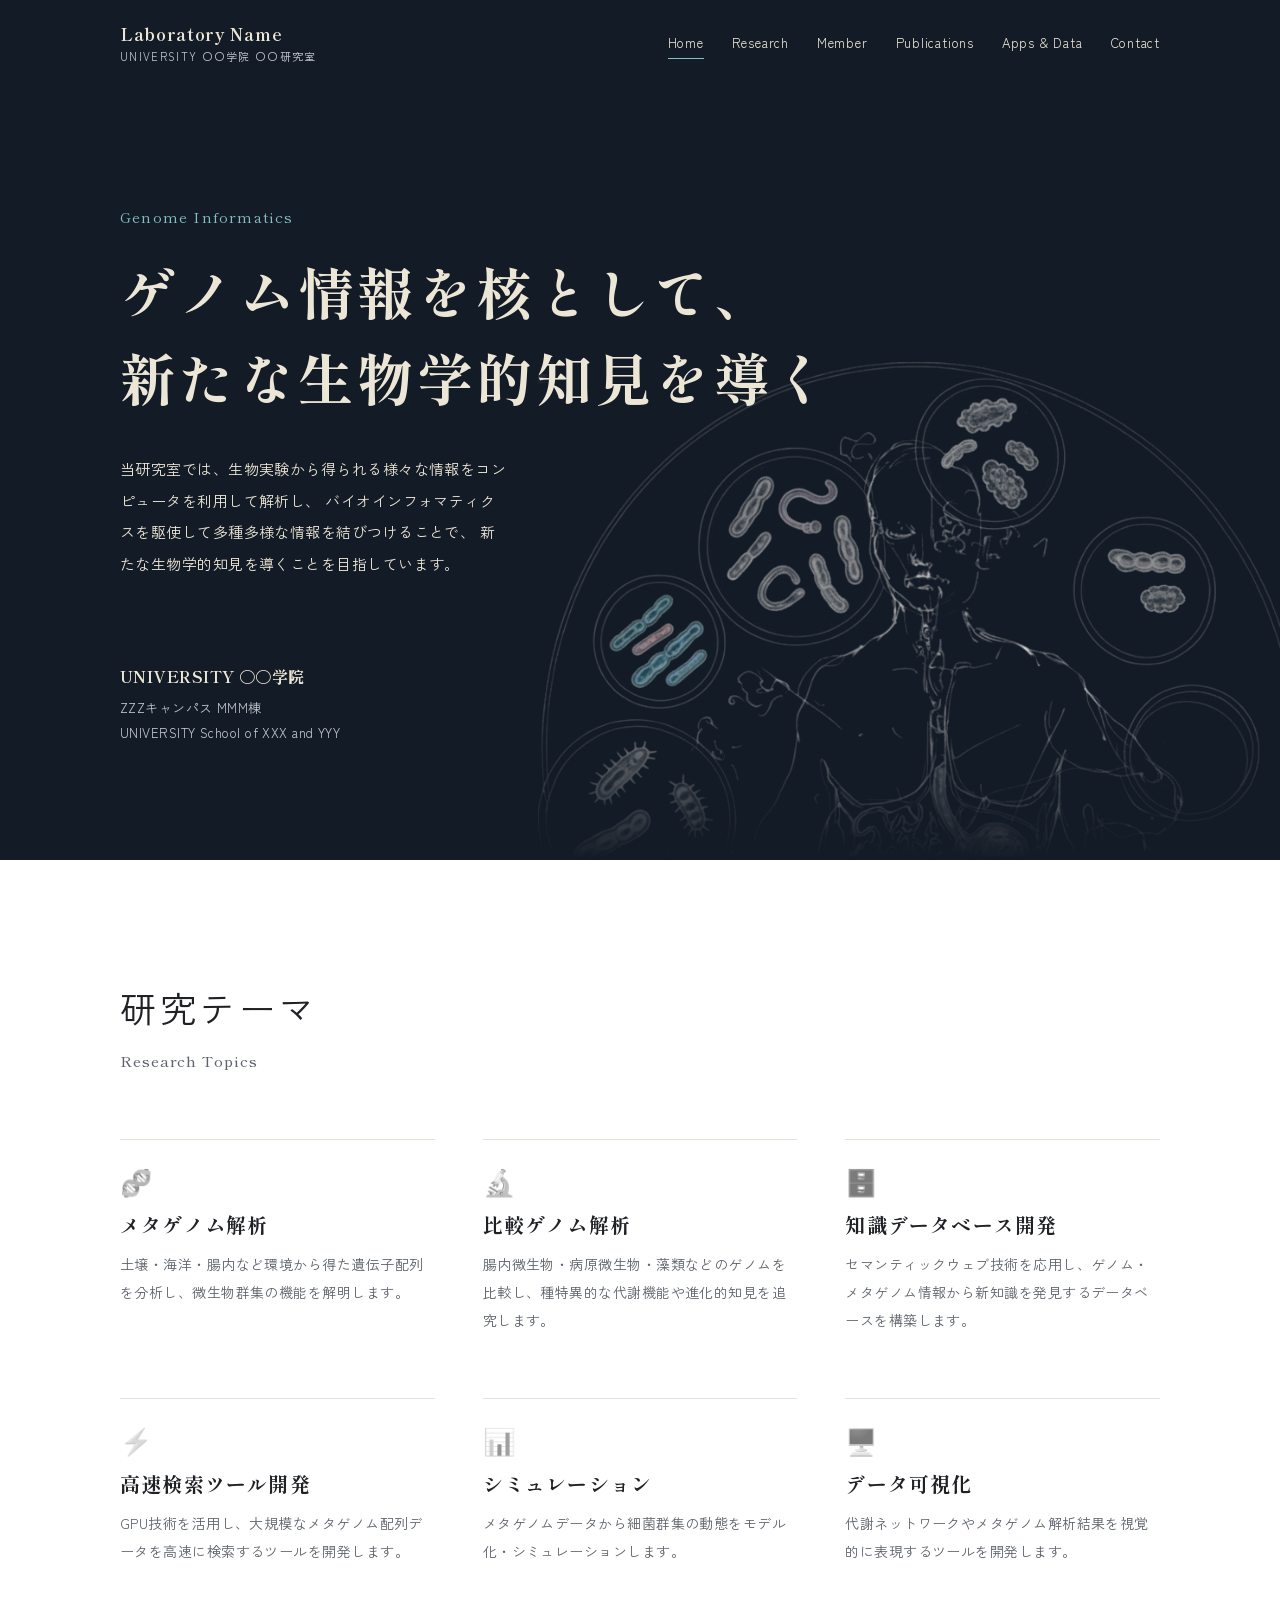
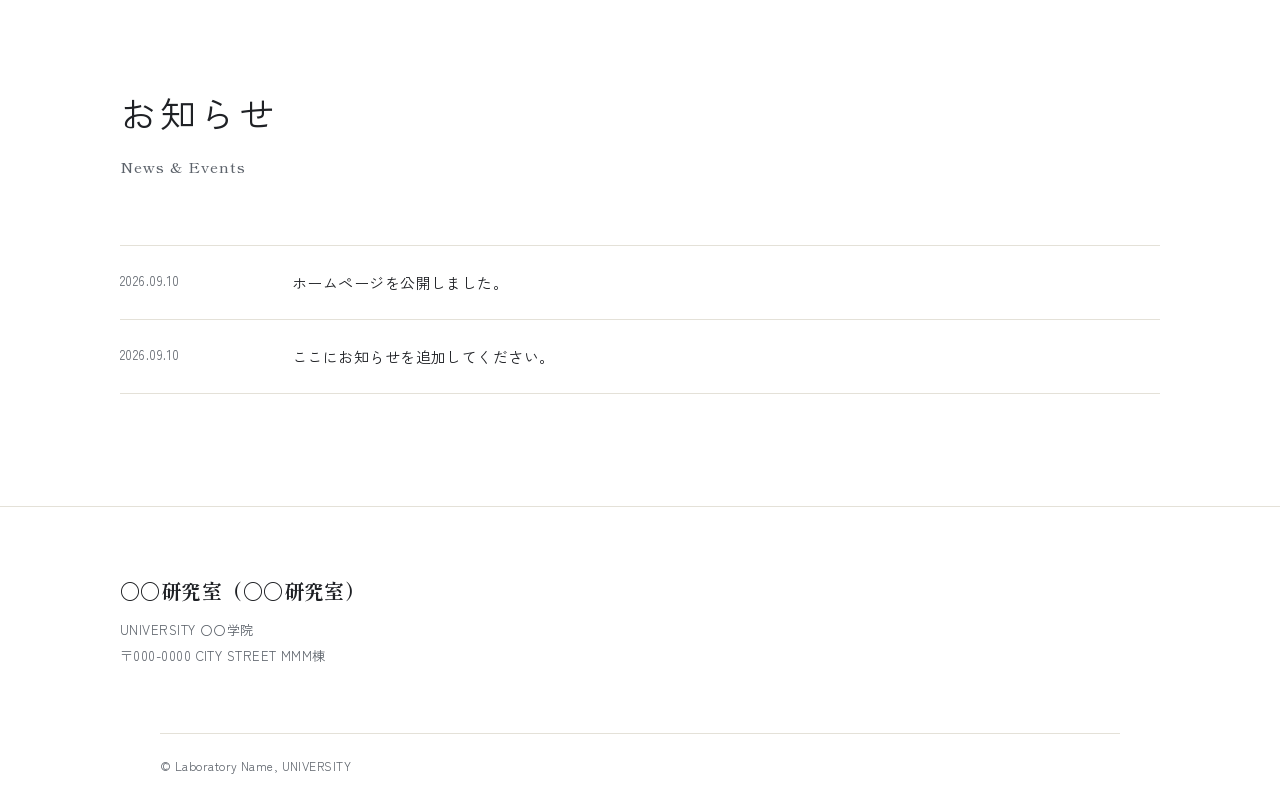
<file: index.html>
<!DOCTYPE html>
<html lang="ja">
<head>
<meta charset="UTF-8">
<meta name="viewport" content="width=device-width, initial-scale=1.0">
<title>Laboratory of Genome Informatics</title>
<meta name="description" content="〇〇のウェブサイトです。">
<link rel="stylesheet" href="css/style-ai.css">
</head>
<body>

<header>
  <div class="header-inner">
    <a href="index.html" class="site-title" style="text-decoration:none">
      <span class="site-title-en"></span>
      <span class="site-title-ja"></span>
    </a>
    <button class="menu-toggle" id="menu-toggle" aria-label="メニュー" aria-expanded="false">
      <svg width="22" height="22" viewBox="0 0 24 24" fill="none" stroke="currentColor" stroke-width="2" stroke-linecap="round">
        <line x1="3" y1="6" x2="21" y2="6"/><line x1="3" y1="12" x2="21" y2="12"/><line x1="3" y1="18" x2="21" y2="18"/>
      </svg>
    </button>
    <nav id="main-nav">
      <a href="index.html">Home</a>
      <a href="research.html">Research</a>
      <a href="member.html">Member</a>
      <a href="papers.html">Publications</a>
      <a href="apps.html">Apps &amp; Data</a>
      <a href="contact.html">Contact</a>
    </nav>
  </div>
</header>

<main>

  <!-- Hero -->
  <section class="hero">
    <div>
      <div class="hero-label">Genome Informatics</div>
      <h1>ゲノム情報を核として、<br>新たな生物学的知見を導く</h1>
      <p>
        当研究室では、生物実験から得られる様々な情報をコンピュータを利用して解析し、
        バイオインフォマティクスを駆使して多種多様な情報を結びつけることで、
        新たな生物学的知見を導くことを目指しています。
      </p>
    </div>
    <div class="hero-badge-wrap">
      <strong class="hero-university"></strong>
      <p>
        <span class="hero-campus"></span><br>
        <span class="hero-university-en"></span>
      </p>
    </div>
  </section>

  <!-- Research themes -->
  <div class="section-heading">研究テーマ</div>
  <div class="section-sub">Research Topics</div>

  <div class="research-grid">
    <div class="research-card">
      <div class="research-icon">🧬</div>
      <h3>メタゲノム解析</h3>
      <p>土壌・海洋・腸内など環境から得た遺伝子配列を分析し、微生物群集の機能を解明します。</p>
    </div>
    <div class="research-card">
      <div class="research-icon">🔬</div>
      <h3>比較ゲノム解析</h3>
      <p>腸内微生物・病原微生物・藻類などのゲノムを比較し、種特異的な代謝機能や進化的知見を追究します。</p>
    </div>
    <div class="research-card">
      <div class="research-icon">🗄️</div>
      <h3>知識データベース開発</h3>
      <p>セマンティックウェブ技術を応用し、ゲノム・メタゲノム情報から新知識を発見するデータベースを構築します。</p>
    </div>
    <div class="research-card">
      <div class="research-icon">⚡</div>
      <h3>高速検索ツール開発</h3>
      <p>GPU技術を活用し、大規模なメタゲノム配列データを高速に検索するツールを開発します。</p>
    </div>
    <div class="research-card">
      <div class="research-icon">📊</div>
      <h3>シミュレーション</h3>
      <p>メタゲノムデータから細菌群集の動態をモデル化・シミュレーションします。</p>
    </div>
    <div class="research-card">
      <div class="research-icon">🖥️</div>
      <h3>データ可視化</h3>
      <p>代謝ネットワークやメタゲノム解析結果を視覚的に表現するツールを開発します。</p>
    </div>
  </div>

  <hr class="section-divider">

  <!-- News -->
  <div class="section-heading">お知らせ</div>
  <div class="section-sub">News &amp; Events</div>

  <div id="news-wrap">
    <p style="color:var(--text-sub)">読み込み中…</p>
  </div>

</main>

<footer>
  <div class="footer-inner">
    <div class="footer-org">
      <strong class="footer-lab"></strong>
      <span class="footer-university"></span><br>
      <span class="footer-address"></span>
    </div>
    <div class="footer-copy"></div>
  </div>
</footer>

<script src="js/main.js"></script>
</body>
</html>
</file>
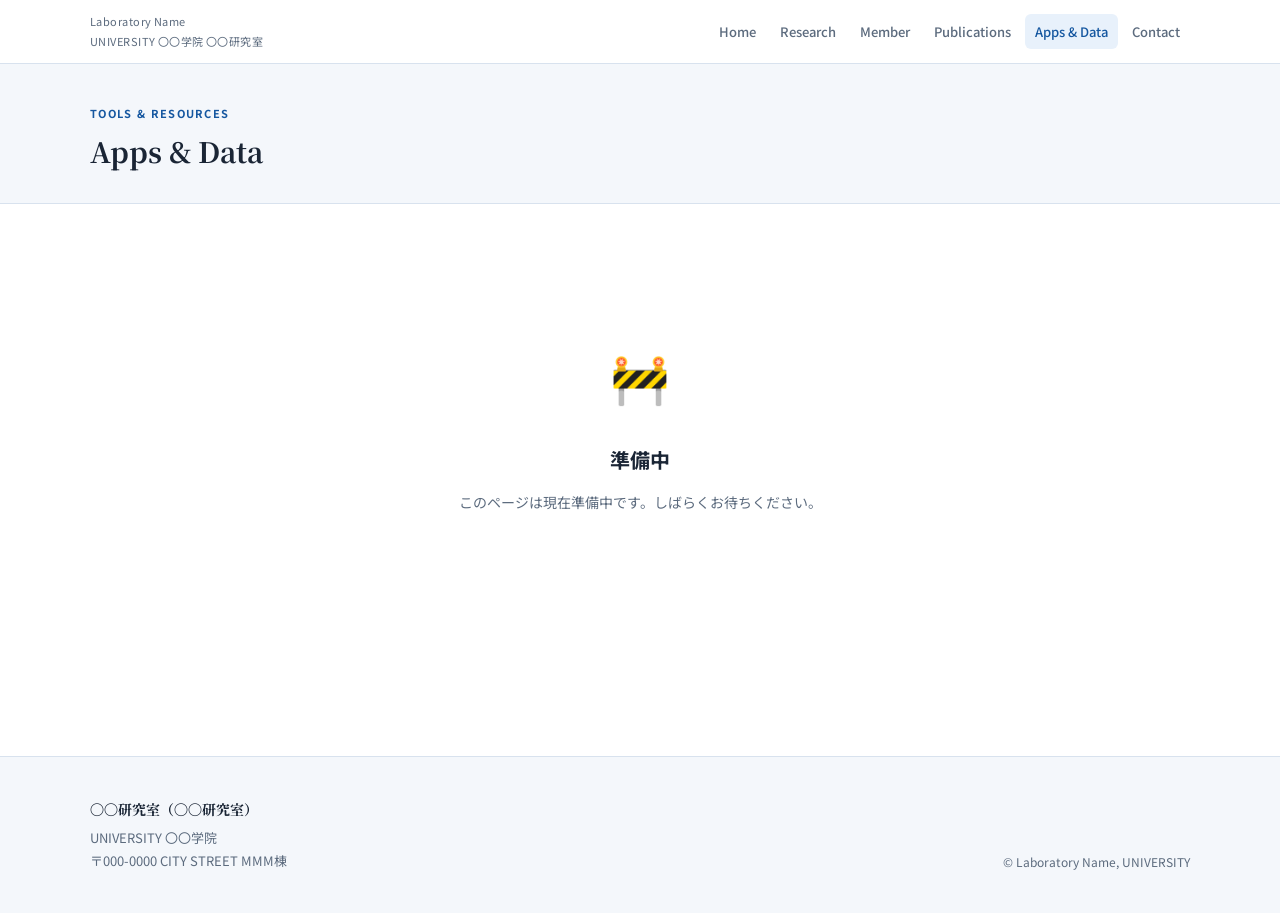
<file: apps.html>
<!DOCTYPE html>
<html lang="ja">
<head>
<meta charset="UTF-8">
<meta name="viewport" content="width=device-width, initial-scale=1.0">
<title>Apps &amp; Data — Laboratory of Genome Informatics</title>
<link rel="stylesheet" href="css/style.css">
</head>
<body>

<header>
  <div class="header-inner">
    <a href="index.html" class="site-title" style="text-decoration:none">
      <span class="site-title-en"></span>
      <span class="site-title-ja"></span>
    </a>
    <button class="menu-toggle" id="menu-toggle" aria-label="メニュー" aria-expanded="false">
      <svg width="22" height="22" viewBox="0 0 24 24" fill="none" stroke="currentColor" stroke-width="2" stroke-linecap="round">
        <line x1="3" y1="6" x2="21" y2="6"/><line x1="3" y1="12" x2="21" y2="12"/><line x1="3" y1="18" x2="21" y2="18"/>
      </svg>
    </button>
    <nav id="main-nav">
      <a href="index.html">Home</a>
      <a href="research.html">Research</a>
      <a href="member.html">Member</a>
      <a href="papers.html">Publications</a>
      <a href="apps.html">Apps &amp; Data</a>
      <a href="contact.html">Contact</a>
    </nav>
  </div>
</header>

<div class="page-banner">
  <div class="page-banner-inner">
    <div class="page-banner-label">Tools &amp; Resources</div>
    <h1>Apps &amp; Data</h1>
  </div>
</div>

<main>
  <div style="text-align:center; padding:80px 24px; color:var(--text-sub)">
    <div style="font-size:48px; margin-bottom:24px">🚧</div>
    <div style="font-size:20px; font-weight:700; color:var(--text); margin-bottom:12px">準備中</div>
    <div style="font-size:14px">このページは現在準備中です。しばらくお待ちください。</div>
  </div>
</main>

<footer>
  <div class="footer-inner">
    <div class="footer-org">
      <strong class="footer-lab"></strong>
      <span class="footer-university"></span><br>
      <span class="footer-address"></span>
    </div>
    <div class="footer-copy"></div>
  </div>
</footer>

<script src="js/main.js"></script>
</body>
</html>
</file>
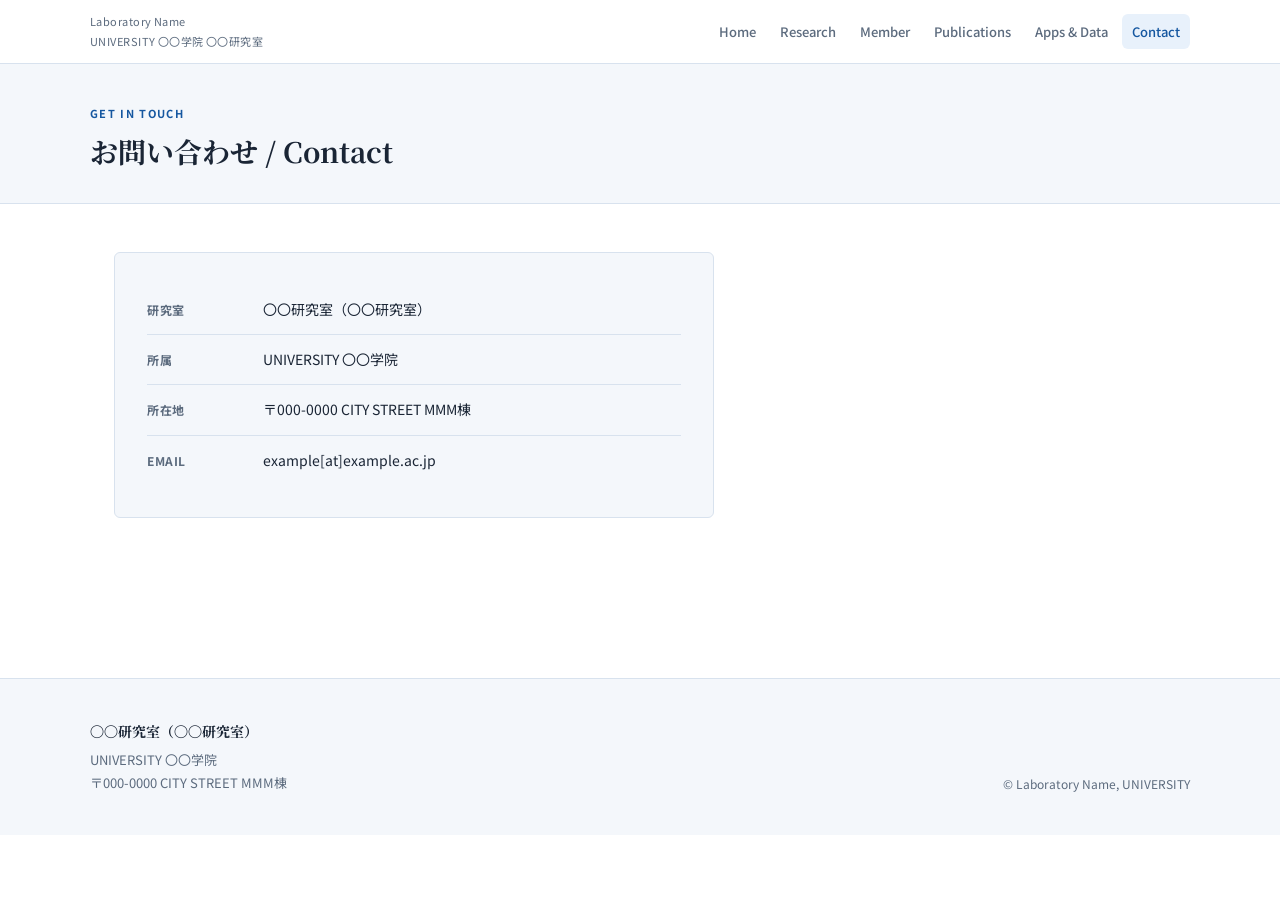
<file: contact.html>
<!DOCTYPE html>
<html lang="ja">
<head>
<meta charset="UTF-8">
<meta name="viewport" content="width=device-width, initial-scale=1.0">
<title>Contact — Laboratory of Genome Informatics</title>
<link rel="stylesheet" href="css/style.css">
</head>
<body>

<header>
  <div class="header-inner">
    <a href="index.html" class="site-title" style="text-decoration:none">
      <span class="site-title-en"></span>
      <span class="site-title-ja"></span>
    </a>
    <button class="menu-toggle" id="menu-toggle" aria-label="メニュー" aria-expanded="false">
      <svg width="22" height="22" viewBox="0 0 24 24" fill="none" stroke="currentColor" stroke-width="2" stroke-linecap="round">
        <line x1="3" y1="6" x2="21" y2="6"/><line x1="3" y1="12" x2="21" y2="12"/><line x1="3" y1="18" x2="21" y2="18"/>
      </svg>
    </button>
    <nav id="main-nav">
      <a href="index.html">Home</a>
      <a href="research.html">Research</a>
      <a href="member.html">Member</a>
      <a href="papers.html">Publications</a>
      <a href="apps.html">Apps &amp; Data</a>
      <a href="contact.html">Contact</a>
    </nav>
  </div>
</header>

<div class="page-banner">
  <div class="page-banner-inner">
    <div class="page-banner-label">Get in Touch</div>
    <h1>お問い合わせ / Contact</h1>
  </div>
</div>

<main>
  <div class="contact-block">
    <div class="contact-row">
      <div class="contact-label">研究室</div>
      <div class="contact-lab"></div>
    </div>
    <div class="contact-row">
      <div class="contact-label">所属</div>
      <div class="contact-university"></div>
    </div>
    <div class="contact-row">
      <div class="contact-label">所在地</div>
      <div class="contact-address"></div>
    </div>
    <div class="contact-row">
      <div class="contact-label">Email</div>
      <div class="contact-email"></div>
    </div>
  </div>
</main>

<footer>
  <div class="footer-inner">
    <div class="footer-org">
      <strong class="footer-lab"></strong>
      <span class="footer-university"></span><br>
      <span class="footer-address"></span>
    </div>
    <div class="footer-copy"></div>
  </div>
</footer>

<script src="js/main.js"></script>
</body>
</html>
</file>
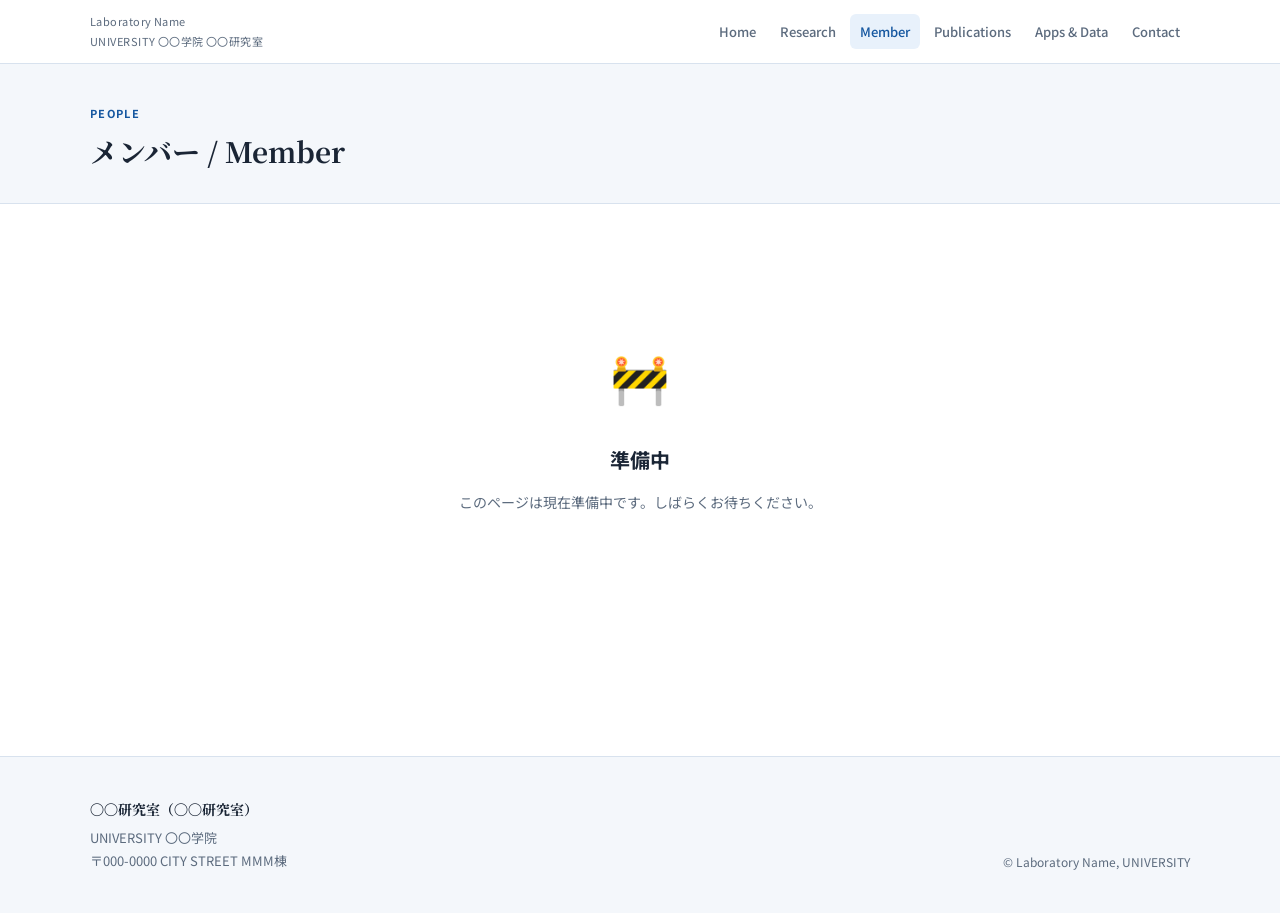
<file: member.html>
<!DOCTYPE html>
<html lang="ja">
<head>
<meta charset="UTF-8">
<meta name="viewport" content="width=device-width, initial-scale=1.0">
<title>Member — Laboratory of Genome Informatics</title>
<link rel="stylesheet" href="css/style.css">
</head>
<body>

<header>
  <div class="header-inner">
    <a href="index.html" class="site-title" style="text-decoration:none">
      <span class="site-title-en"></span>
      <span class="site-title-ja"></span>
    </a>
    <button class="menu-toggle" id="menu-toggle" aria-label="メニュー" aria-expanded="false">
      <svg width="22" height="22" viewBox="0 0 24 24" fill="none" stroke="currentColor" stroke-width="2" stroke-linecap="round">
        <line x1="3" y1="6" x2="21" y2="6"/><line x1="3" y1="12" x2="21" y2="12"/><line x1="3" y1="18" x2="21" y2="18"/>
      </svg>
    </button>
    <nav id="main-nav">
      <a href="index.html">Home</a>
      <a href="research.html">Research</a>
      <a href="member.html">Member</a>
      <a href="papers.html">Publications</a>
      <a href="apps.html">Apps &amp; Data</a>
      <a href="contact.html">Contact</a>
    </nav>
  </div>
</header>

<div class="page-banner">
  <div class="page-banner-inner">
    <div class="page-banner-label">People</div>
    <h1>メンバー / Member</h1>
  </div>
</div>

<main>
  <div style="text-align:center; padding:80px 24px; color:var(--text-sub)">
    <div style="font-size:48px; margin-bottom:24px">🚧</div>
    <div style="font-size:20px; font-weight:700; color:var(--text); margin-bottom:12px">準備中</div>
    <div style="font-size:14px">このページは現在準備中です。しばらくお待ちください。</div>
  </div>
</main>

<footer>
  <div class="footer-inner">
    <div class="footer-org">
      <strong class="footer-lab"></strong>
      <span class="footer-university"></span><br>
      <span class="footer-address"></span>
    </div>
    <div class="footer-copy"></div>
  </div>
</footer>

<script src="js/main.js"></script>
</body>
</html>
</file>
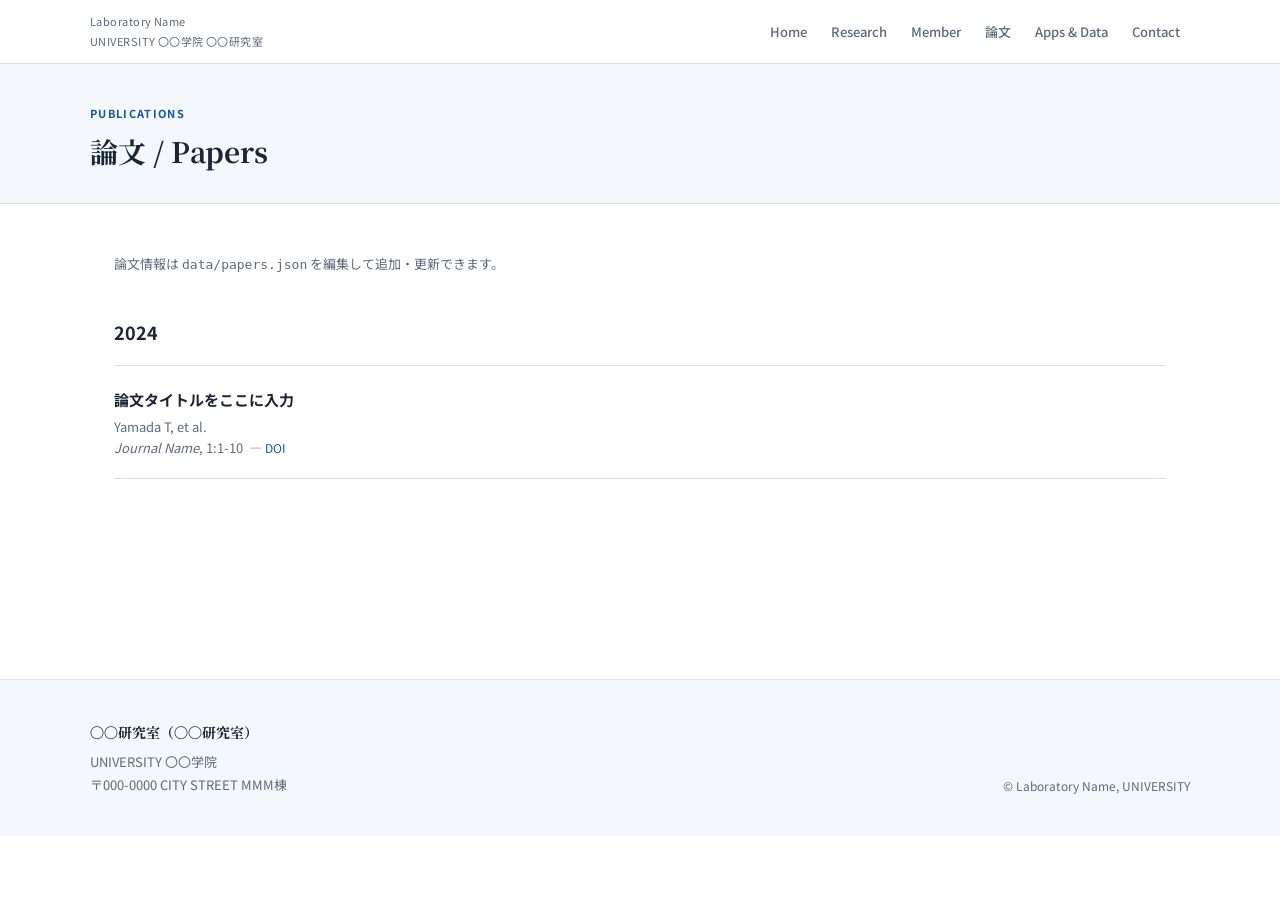
<file: paper.html>
<!DOCTYPE html>
<html lang="ja">
<head>
<meta charset="UTF-8">
<meta name="viewport" content="width=device-width, initial-scale=1.0">
<title>論文 / Papers — Laboratory of Genome Informatics</title>
<link rel="stylesheet" href="css/style.css">
</head>
<body>

<header>
  <div class="header-inner">
    <a href="index.html" class="site-title" style="text-decoration:none">
      <span class="site-title-en"></span>
      <span class="site-title-ja"></span>
    </a>
    <button class="menu-toggle" id="menu-toggle" aria-label="メニュー" aria-expanded="false">
      <svg width="22" height="22" viewBox="0 0 24 24" fill="none" stroke="currentColor" stroke-width="2" stroke-linecap="round">
        <line x1="3" y1="6" x2="21" y2="6"/><line x1="3" y1="12" x2="21" y2="12"/><line x1="3" y1="18" x2="21" y2="18"/>
      </svg>
    </button>
    <nav id="main-nav">
      <a href="index.html">Home</a>
      <a href="research.html">Research</a>
      <a href="member.html">Member</a>
      <a href="papers.html">論文</a>
      <a href="apps.html">Apps &amp; Data</a>
      <a href="contact.html">Contact</a>
    </nav>
  </div>
</header>

<div class="page-banner">
  <div class="page-banner-inner">
    <div class="page-banner-label">Publications</div>
    <h1>論文 / Papers</h1>
  </div>
</div>

<main>
  <p style="color:var(--text-sub); font-size:13px; margin-bottom:40px">
    論文情報は <code>data/papers.json</code> を編集して追加・更新できます。
  </p>
  <div id="papers-wrap">
    <p style="color:var(--text-sub)">読み込み中…</p>
  </div>
</main>

<footer>
  <div class="footer-inner">
    <div class="footer-org">
      <strong class="footer-lab"></strong>
      <span class="footer-university"></span><br>
      <span class="footer-address"></span>
    </div>
    <div class="footer-copy"></div>
  </div>
</footer>

<script src="js/main.js"></script>
</body>
</html>
</file>
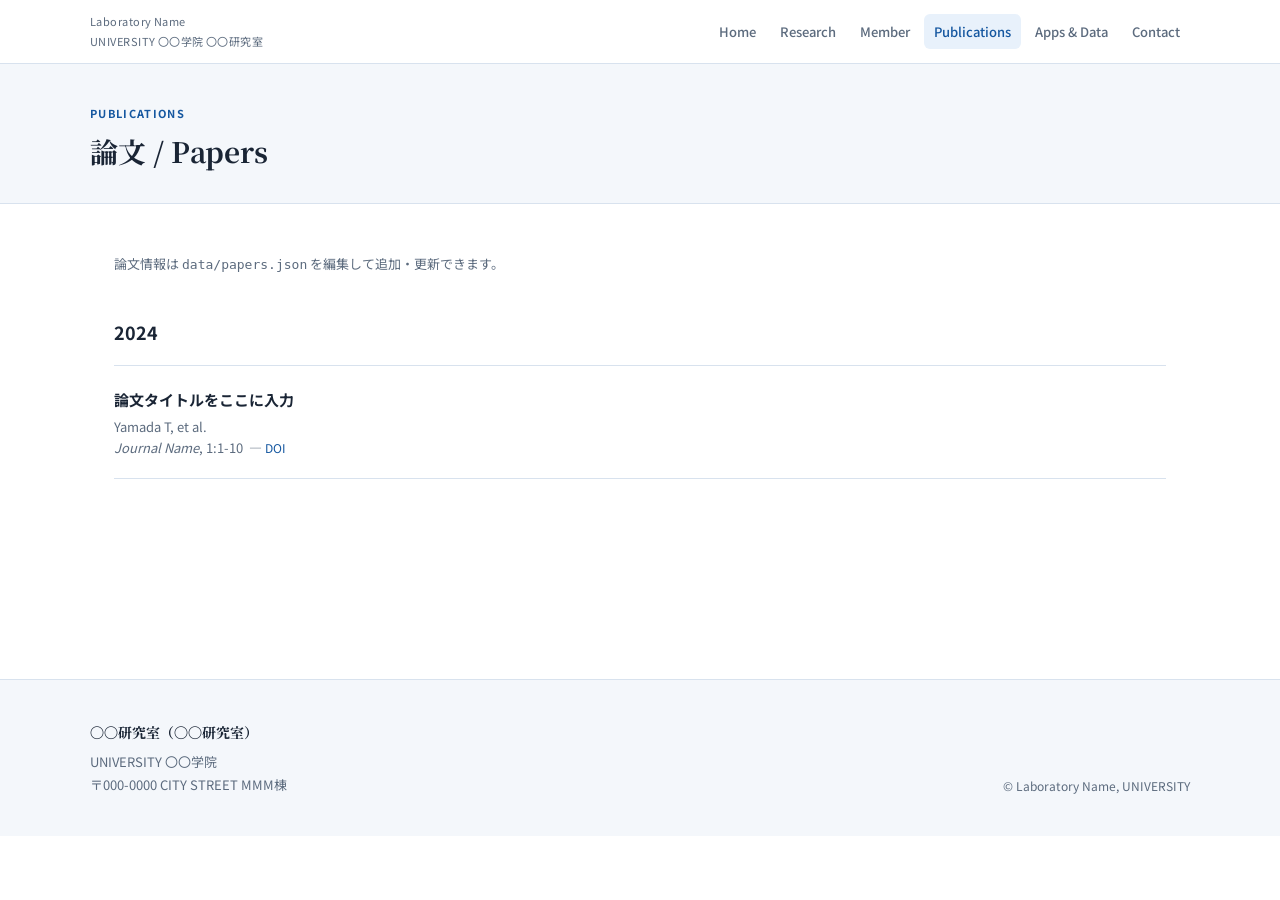
<file: papers.html>
<!DOCTYPE html>
<html lang="ja">
<head>
<meta charset="UTF-8">
<meta name="viewport" content="width=device-width, initial-scale=1.0">
<title>論文 / Papers — Laboratory of Genome Informatics</title>
<link rel="stylesheet" href="css/style.css">
</head>
<body>

<header>
  <div class="header-inner">
    <a href="index.html" class="site-title" style="text-decoration:none">
      <span class="site-title-en"></span>
      <span class="site-title-ja"></span>
    </a>
    <button class="menu-toggle" id="menu-toggle" aria-label="メニュー" aria-expanded="false">
      <svg width="22" height="22" viewBox="0 0 24 24" fill="none" stroke="currentColor" stroke-width="2" stroke-linecap="round">
        <line x1="3" y1="6" x2="21" y2="6"/><line x1="3" y1="12" x2="21" y2="12"/><line x1="3" y1="18" x2="21" y2="18"/>
      </svg>
    </button>
    <nav id="main-nav">
      <a href="index.html">Home</a>
      <a href="research.html">Research</a>
      <a href="member.html">Member</a>
      <a href="papers.html">Publications</a>
      <a href="apps.html">Apps &amp; Data</a>
      <a href="contact.html">Contact</a>
    </nav>
  </div>
</header>

<div class="page-banner">
  <div class="page-banner-inner">
    <div class="page-banner-label">Publications</div>
    <h1>論文 / Papers</h1>
  </div>
</div>

<main>
  <p style="color:var(--text-sub); font-size:13px; margin-bottom:40px">
    論文情報は <code>data/papers.json</code> を編集して追加・更新できます。
  </p>
  <div id="papers-wrap">
    <p style="color:var(--text-sub)">読み込み中…</p>
  </div>
</main>

<footer>
  <div class="footer-inner">
    <div class="footer-org">
      <strong class="footer-lab"></strong>
      <span class="footer-university"></span><br>
      <span class="footer-address"></span>
    </div>
    <div class="footer-copy"></div>
  </div>
</footer>

<script src="js/main.js"></script>
</body>
</html>
</file>
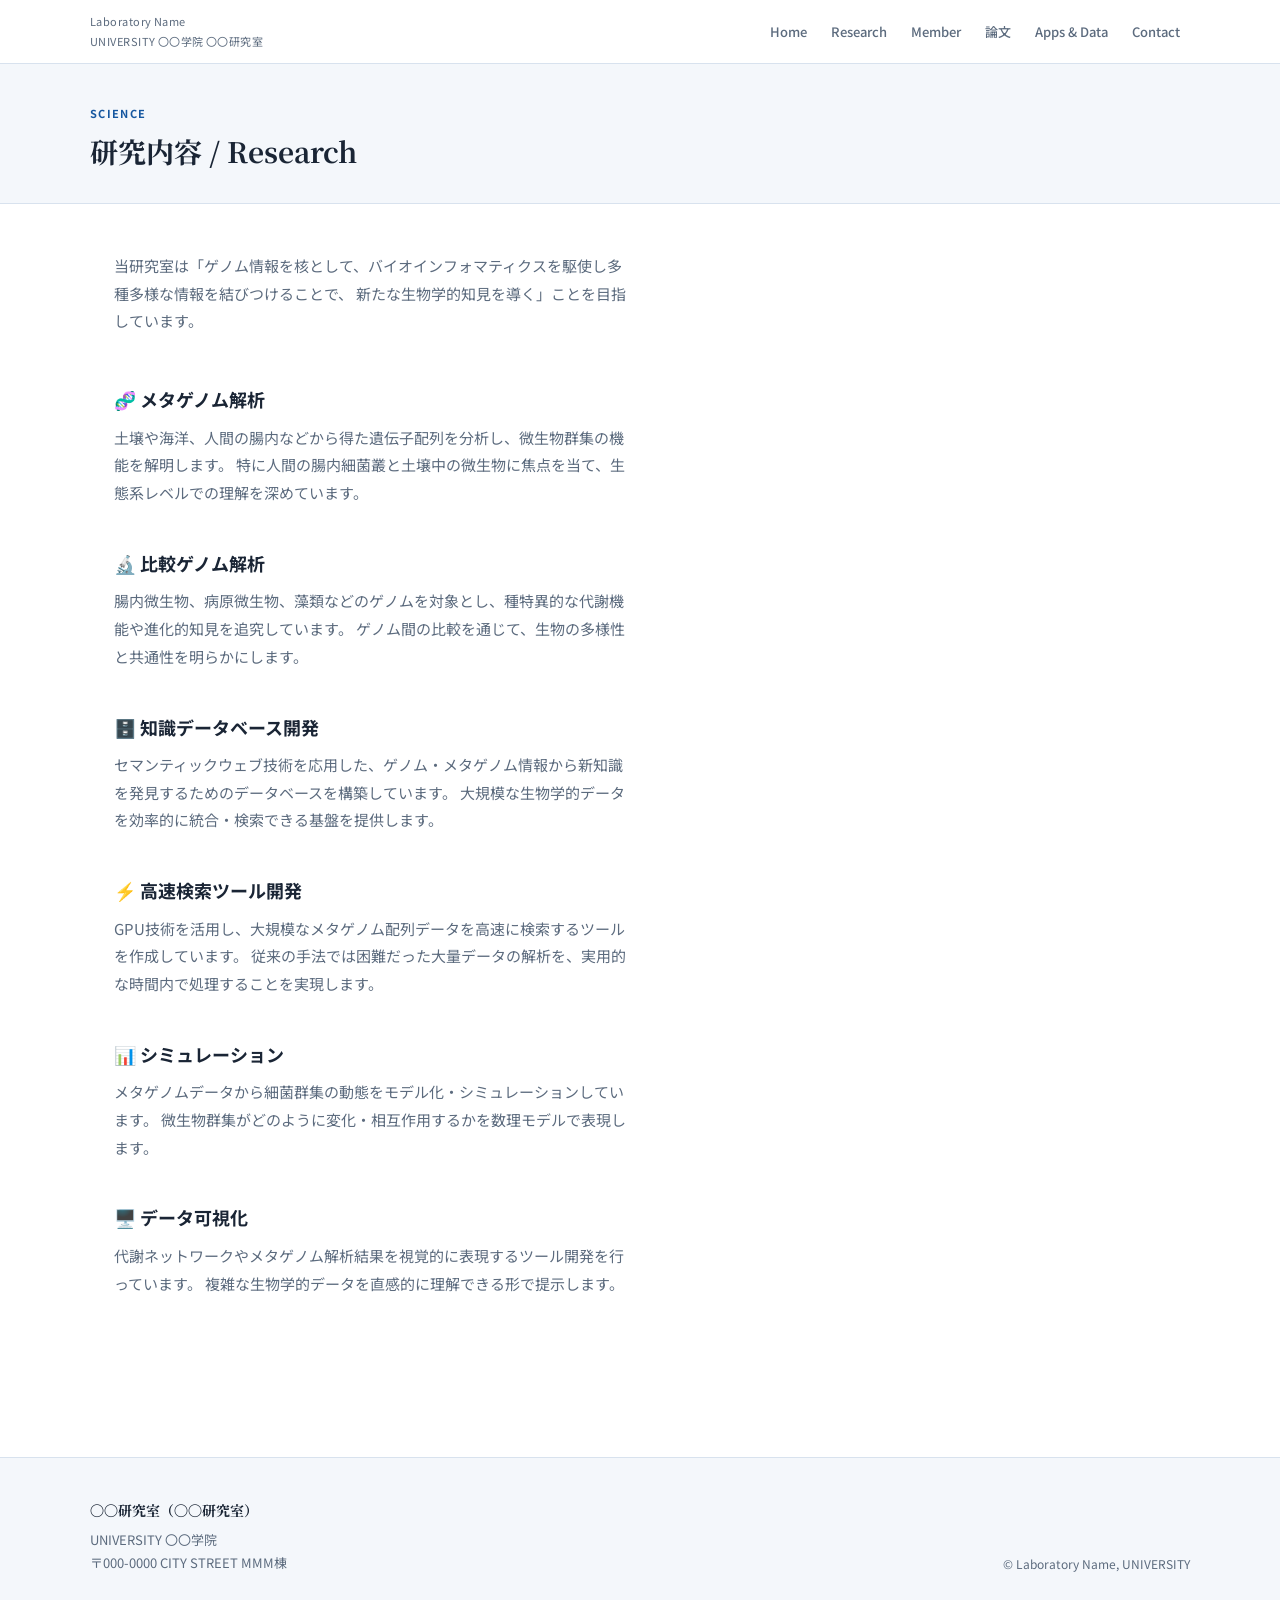
<file: reseach.html>
<!DOCTYPE html>
<html lang="ja">
<head>
<meta charset="UTF-8">
<meta name="viewport" content="width=device-width, initial-scale=1.0">
<title>Research — Laboratory of Genome Informatics</title>
<link rel="stylesheet" href="css/style.css">
</head>
<body>

<header>
  <div class="header-inner">
    <a href="index.html" class="site-title" style="text-decoration:none">
      <span class="site-title-en"></span>
      <span class="site-title-ja"></span>
    </a>
    <button class="menu-toggle" id="menu-toggle" aria-label="メニュー" aria-expanded="false">
      <svg width="22" height="22" viewBox="0 0 24 24" fill="none" stroke="currentColor" stroke-width="2" stroke-linecap="round">
        <line x1="3" y1="6" x2="21" y2="6"/><line x1="3" y1="12" x2="21" y2="12"/><line x1="3" y1="18" x2="21" y2="18"/>
      </svg>
    </button>
    <nav id="main-nav">
      <a href="index.html">Home</a>
      <a href="research.html">Research</a>
      <a href="member.html">Member</a>
      <a href="papers.html">論文</a>
      <a href="apps.html">Apps &amp; Data</a>
      <a href="contact.html">Contact</a>
    </nav>
  </div>
</header>

<div class="page-banner">
  <div class="page-banner-inner">
    <div class="page-banner-label">Science</div>
    <h1>研究内容 / Research</h1>
  </div>
</div>

<main>
  <p style="color:var(--text-sub); max-width:65ch; margin-bottom:48px; line-height:1.85">
    当研究室は「ゲノム情報を核として、バイオインフォマティクスを駆使し多種多様な情報を結びつけることで、
    新たな生物学的知見を導く」ことを目指しています。
  </p>

  <div style="display:flex; flex-direction:column; gap:40px">

    <div>
      <div class="section-heading" style="font-size:18px;margin-bottom:8px">🧬 メタゲノム解析</div>
      <p style="color:var(--text-sub); max-width:65ch; line-height:1.85">
        土壌や海洋、人間の腸内などから得た遺伝子配列を分析し、微生物群集の機能を解明します。
        特に人間の腸内細菌叢と土壌中の微生物に焦点を当て、生態系レベルでの理解を深めています。
      </p>
    </div>

    <div>
      <div class="section-heading" style="font-size:18px;margin-bottom:8px">🔬 比較ゲノム解析</div>
      <p style="color:var(--text-sub); max-width:65ch; line-height:1.85">
        腸内微生物、病原微生物、藻類などのゲノムを対象とし、種特異的な代謝機能や進化的知見を追究しています。
        ゲノム間の比較を通じて、生物の多様性と共通性を明らかにします。
      </p>
    </div>

    <div>
      <div class="section-heading" style="font-size:18px;margin-bottom:8px">🗄️ 知識データベース開発</div>
      <p style="color:var(--text-sub); max-width:65ch; line-height:1.85">
        セマンティックウェブ技術を応用した、ゲノム・メタゲノム情報から新知識を発見するためのデータベースを構築しています。
        大規模な生物学的データを効率的に統合・検索できる基盤を提供します。
      </p>
    </div>

    <div>
      <div class="section-heading" style="font-size:18px;margin-bottom:8px">⚡ 高速検索ツール開発</div>
      <p style="color:var(--text-sub); max-width:65ch; line-height:1.85">
        GPU技術を活用し、大規模なメタゲノム配列データを高速に検索するツールを作成しています。
        従来の手法では困難だった大量データの解析を、実用的な時間内で処理することを実現します。
      </p>
    </div>

    <div>
      <div class="section-heading" style="font-size:18px;margin-bottom:8px">📊 シミュレーション</div>
      <p style="color:var(--text-sub); max-width:65ch; line-height:1.85">
        メタゲノムデータから細菌群集の動態をモデル化・シミュレーションしています。
        微生物群集がどのように変化・相互作用するかを数理モデルで表現します。
      </p>
    </div>

    <div>
      <div class="section-heading" style="font-size:18px;margin-bottom:8px">🖥️ データ可視化</div>
      <p style="color:var(--text-sub); max-width:65ch; line-height:1.85">
        代謝ネットワークやメタゲノム解析結果を視覚的に表現するツール開発を行っています。
        複雑な生物学的データを直感的に理解できる形で提示します。
      </p>
    </div>

  </div>
</main>

<footer>
  <div class="footer-inner">
    <div class="footer-org">
      <strong class="footer-lab"></strong>
      <span class="footer-university"></span><br>
      <span class="footer-address"></span>
    </div>
    <div class="footer-copy"></div>
  </div>
</footer>

<script src="js/main.js"></script>
</body>
</html>
</file>
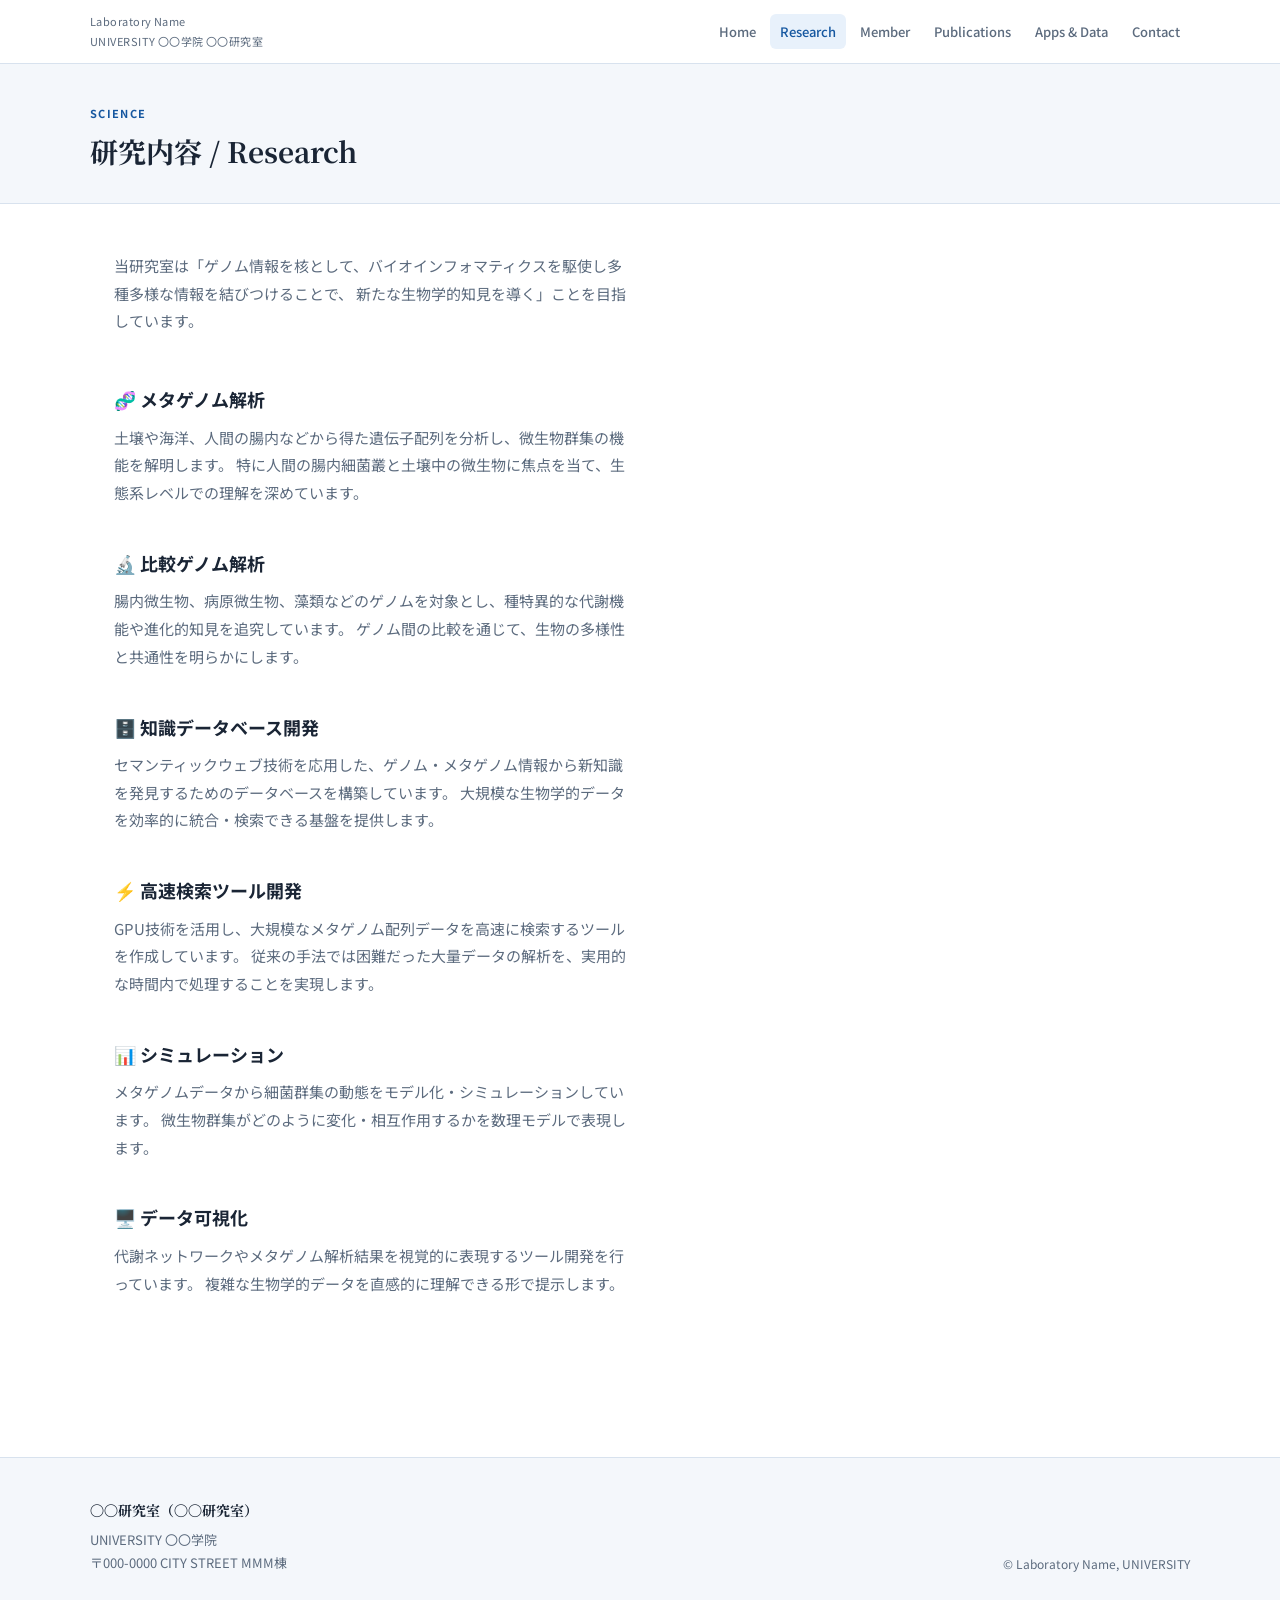
<file: research.html>
<!DOCTYPE html>
<html lang="ja">
<head>
<meta charset="UTF-8">
<meta name="viewport" content="width=device-width, initial-scale=1.0">
<title>Research — Laboratory of Genome Informatics</title>
<link rel="stylesheet" href="css/style.css">
</head>
<body>

<header>
  <div class="header-inner">
    <a href="index.html" class="site-title" style="text-decoration:none">
      <span class="site-title-en"></span>
      <span class="site-title-ja"></span>
    </a>
    <button class="menu-toggle" id="menu-toggle" aria-label="メニュー" aria-expanded="false">
      <svg width="22" height="22" viewBox="0 0 24 24" fill="none" stroke="currentColor" stroke-width="2" stroke-linecap="round">
        <line x1="3" y1="6" x2="21" y2="6"/><line x1="3" y1="12" x2="21" y2="12"/><line x1="3" y1="18" x2="21" y2="18"/>
      </svg>
    </button>
    <nav id="main-nav">
      <a href="index.html">Home</a>
      <a href="research.html">Research</a>
      <a href="member.html">Member</a>
      <a href="papers.html">Publications</a>
      <a href="apps.html">Apps &amp; Data</a>
      <a href="contact.html">Contact</a>
    </nav>
  </div>
</header>

<div class="page-banner">
  <div class="page-banner-inner">
    <div class="page-banner-label">Science</div>
    <h1>研究内容 / Research</h1>
  </div>
</div>

<main>
  <p style="color:var(--text-sub); max-width:65ch; margin-bottom:48px; line-height:1.85">
    当研究室は「ゲノム情報を核として、バイオインフォマティクスを駆使し多種多様な情報を結びつけることで、
    新たな生物学的知見を導く」ことを目指しています。
  </p>

  <div style="display:flex; flex-direction:column; gap:40px">

    <div>
      <div class="section-heading" style="font-size:18px;margin-bottom:8px">🧬 メタゲノム解析</div>
      <p style="color:var(--text-sub); max-width:65ch; line-height:1.85">
        土壌や海洋、人間の腸内などから得た遺伝子配列を分析し、微生物群集の機能を解明します。
        特に人間の腸内細菌叢と土壌中の微生物に焦点を当て、生態系レベルでの理解を深めています。
      </p>
    </div>

    <div>
      <div class="section-heading" style="font-size:18px;margin-bottom:8px">🔬 比較ゲノム解析</div>
      <p style="color:var(--text-sub); max-width:65ch; line-height:1.85">
        腸内微生物、病原微生物、藻類などのゲノムを対象とし、種特異的な代謝機能や進化的知見を追究しています。
        ゲノム間の比較を通じて、生物の多様性と共通性を明らかにします。
      </p>
    </div>

    <div>
      <div class="section-heading" style="font-size:18px;margin-bottom:8px">🗄️ 知識データベース開発</div>
      <p style="color:var(--text-sub); max-width:65ch; line-height:1.85">
        セマンティックウェブ技術を応用した、ゲノム・メタゲノム情報から新知識を発見するためのデータベースを構築しています。
        大規模な生物学的データを効率的に統合・検索できる基盤を提供します。
      </p>
    </div>

    <div>
      <div class="section-heading" style="font-size:18px;margin-bottom:8px">⚡ 高速検索ツール開発</div>
      <p style="color:var(--text-sub); max-width:65ch; line-height:1.85">
        GPU技術を活用し、大規模なメタゲノム配列データを高速に検索するツールを作成しています。
        従来の手法では困難だった大量データの解析を、実用的な時間内で処理することを実現します。
      </p>
    </div>

    <div>
      <div class="section-heading" style="font-size:18px;margin-bottom:8px">📊 シミュレーション</div>
      <p style="color:var(--text-sub); max-width:65ch; line-height:1.85">
        メタゲノムデータから細菌群集の動態をモデル化・シミュレーションしています。
        微生物群集がどのように変化・相互作用するかを数理モデルで表現します。
      </p>
    </div>

    <div>
      <div class="section-heading" style="font-size:18px;margin-bottom:8px">🖥️ データ可視化</div>
      <p style="color:var(--text-sub); max-width:65ch; line-height:1.85">
        代謝ネットワークやメタゲノム解析結果を視覚的に表現するツール開発を行っています。
        複雑な生物学的データを直感的に理解できる形で提示します。
      </p>
    </div>

  </div>
</main>

<footer>
  <div class="footer-inner">
    <div class="footer-org">
      <strong class="footer-lab"></strong>
      <span class="footer-university"></span><br>
      <span class="footer-address"></span>
    </div>
    <div class="footer-copy"></div>
  </div>
</footer>

<script src="js/main.js"></script>
</body>
</html>
</file>
<file: css/style-ai.css>
@charset "UTF-8";
@import url("https://fonts.googleapis.com/css2?family=Shippori+Mincho:wght@500;700&family=Zen+Kaku+Gothic+New:wght@400;500;700&display=swap");

/* ============================================================
   style-ai.css（藍）
   トップ画だけを濃藍の地にして、手描きの「人と微生物」の絵を
   溶け込ませるスタイル。それ以外のページ部分は白地に墨色の文字。

   骨格
   - トップ画：濃藍の地に生成り色の文字
   - それ以外：白地に墨色の文字
   - 見出しは明朝（しっぽり明朝）、本文は角ゴシック（Zen 角ゴシック New）
   - アクセントは浅葱色（絵の中の青い微生物と同じ系統）。白地では濃いめに
   - 主役はトップの絵。右下に寄せ、人物を中央から外して置く
   - 動きはページを開いたときに絵がゆっくり浮かぶ1か所だけ

   必要なファイル
   - img/microbes_transparent_light.png … トップの手描きイラスト
   （無くても藍色の地だけで成立します）

   使い方
   <link rel="stylesheet" href="css/style-ai.css">
   ============================================================ */

/* ---------- 1. トークン ---------- */
:root {
  /* トップ画（ヒーロー）とフッター */
  --night:       #131b26;   /* 濃藍：トップ画の地 */
  --night-line:  rgba(233, 227, 211, 0.16);
  --kinari:      #ece6d6;   /* 生成り：トップ画の文字 */
  --kinari-sub:  #c3c9cf;   /* トップ画の補助の文字 */
  --asagi:       #86c0c2;   /* 浅葱：トップ画のアクセント */

  /* それ以外の白いページ部分 */
  --paper:       #ffffff;   /* 地 */
  --sumi:        #1f2125;   /* 墨：本文 */
  --sumi-sub:    #5d636b;   /* 補助の文字 */
  --line:        #e4e1d8;   /* 罫線 */
  --asagi-deep:  #1f6370;   /* 白地の上のリンク */
  --tint:        #f4f2ec;   /* 写真枠などのうすい地 */

  --font-head: "Shippori Mincho", "Hiragino Mincho ProN", "Yu Mincho", serif;
  --font-body: "Zen Kaku Gothic New", "Hiragino Sans", "Yu Gothic", sans-serif;

  --wrap: 1120px;
  --side: 40px;
  --gap-s: 16px;
  --gap-m: 32px;
  --gap-l: 64px;
  --gap-xl: 112px;
}

/* ---------- 2. ベース ---------- */
*, ::before, ::after { box-sizing: border-box; }

body {
  margin: 0;
  font-family: var(--font-body);
  font-size: 15px;
  line-height: 1.95;
  letter-spacing: 0.03em;
  color: var(--sumi);
  background: var(--paper);
  -webkit-font-smoothing: antialiased;
}

h1, h2, h3, h4 {
  margin: 0;
  font-family: var(--font-head);
  font-weight: 700;
  line-height: 1.5;
}
p  { margin: 0 0 1.2em; }
ul { margin: 0; padding: 0; list-style: none; }
img { max-width: 100%; height: auto; }

a { color: var(--asagi-deep); text-underline-offset: 4px; }
a:hover { color: var(--sumi); }

:focus-visible {
  outline: 2px solid var(--asagi-deep);
  outline-offset: 3px;
}

::selection { background: var(--asagi); color: var(--sumi); }

/* ---------- 3. ヘッダー ---------- */
header {
  position: sticky;
  top: 0;
  z-index: 50;
  background: rgba(255, 255, 255, 0.94);
  backdrop-filter: blur(8px);
  border-bottom: 1px solid var(--line);
}

/* トップページでは絵の上に透明で重ねる */
body:has(.hero) header {
  position: absolute;
  left: 0;
  right: 0;
  background: none;
  backdrop-filter: none;
  border-bottom: 0;
}

.header-inner {
  display: flex;
  align-items: center;
  justify-content: space-between;
  gap: var(--gap-m);
  max-width: var(--wrap);
  margin: 0 auto;
  padding: 22px var(--side);
}

.site-title { color: var(--sumi); text-decoration: none; }
.site-title:hover { color: var(--sumi); }

.site-title-en {
  display: block;
  font-family: var(--font-head);
  font-size: 17px;
  font-weight: 700;
  letter-spacing: 0.04em;
  line-height: 1.4;
}
.site-title-ja {
  display: block;
  font-size: 11px;
  letter-spacing: 0.12em;
  color: var(--sumi-sub);
}

nav {
  display: flex;
  align-items: center;
  gap: 28px;
}

nav a {
  font-size: 13px;
  letter-spacing: 0.06em;
  color: var(--sumi);
  text-decoration: none;
  white-space: nowrap;
  padding-bottom: 2px;
  border-bottom: 1px solid transparent;
}
nav a:hover { color: var(--asagi-deep); }
nav a.active { border-bottom-color: var(--asagi-deep); }

/* トップページでは、暗いトップ画の上なのでヘッダーの文字を明るく */
body:has(.hero) .site-title,
body:has(.hero) nav a { color: var(--kinari); }
body:has(.hero) .site-title-ja { color: var(--kinari-sub); }
body:has(.hero) nav a:hover { color: var(--asagi); }
body:has(.hero) nav a.active { border-bottom-color: var(--asagi); }
body:has(.hero) .menu-toggle { color: var(--kinari); border-color: var(--night-line); }

.menu-toggle {
  display: none;
  padding: 8px;
  background: none;
  border: 1px solid var(--line);
  border-radius: 4px;
  color: var(--sumi);
  cursor: pointer;
}

/* ---------- 4. メイン ---------- */
main { padding-bottom: var(--gap-xl); }

/* ---------- 5. ヒーロー（ここが主役） ---------- */
.hero {
  position: relative;
  min-height: min(100svh, 860px);
  display: flex;
  flex-direction: column;
  justify-content: center;
  max-width: none;
  margin: 0;
  padding: 160px var(--side) 72px;
  overflow: hidden;
  background: var(--night);
  color: var(--kinari);
}

/* 手描きの絵。右下に寄せて、文字の右側に広がるように置く */
.hero::before {
  content: "";
  position: absolute;
  right: -2%;
  bottom: 0;
  width: min(60%, 860px);
  aspect-ratio: 888 / 576;
  background: url("../img/microbes_transparent_light.png") right bottom / contain no-repeat;
  opacity: 0.85;
  /* 絵の下端が切れて見えないよう、下に向かって藍の地に溶かす */
  -webkit-mask-image: linear-gradient(to bottom, #000 70%, transparent);
          mask-image: linear-gradient(to bottom, #000 70%, transparent);
  pointer-events: none;
}

/* ページを開いたときに、絵だけがゆっくり浮かび上がる */
@media (prefers-reduced-motion: no-preference) {
  .hero::before { animation: emerge 2.4s ease-out both; }
  /* to を書かないことで、画面幅ごとに決めた濃さまで浮かび上がる */
  @keyframes emerge {
    from { opacity: 0; transform: translateY(12px); }
  }
}

.hero > * {
  position: relative;
  z-index: 1;
  width: 100%;
  max-width: calc(var(--wrap) - 2 * var(--side));
  margin-left: auto;
  margin-right: auto;
  background: none;
  border: 0;
  box-shadow: none;
}

.hero-label {
  margin-bottom: var(--gap-s);
  font-family: var(--font-head);
  font-size: 15px;
  letter-spacing: 0.08em;
  color: var(--asagi);
}

.hero h1 {
  max-width: 13em;
  margin: 0 0 var(--gap-m);
  font-size: clamp(30px, 4.4vw, 56px);
  line-height: 1.55;
  letter-spacing: 0.06em;
  color: var(--kinari);
}

.hero p {
  max-width: 26em;
  font-size: 15px;
  line-height: 2.1;
  color: var(--kinari);
}

/* 大学名・キャンパス */
.hero-badge-wrap {
  margin-top: var(--gap-l);
  padding: 0;
  border-radius: 0;
}
.hero-badge-wrap > * { max-width: 26em; }
.hero-university {
  display: block;
  margin-bottom: 4px;
  font-family: var(--font-head);
  font-size: 16px;
  color: var(--kinari);
}
.hero-badge-wrap p {
  margin: 0;
  font-size: 13px;
  line-height: 1.9;
  color: var(--kinari-sub);
}

/* ---------- 6. セクション見出し ---------- */
.section-heading,
.section-sub {
  max-width: var(--wrap);
  margin-left: auto;
  margin-right: auto;
  padding: 0 var(--side);
  border: 0;
}

.section-heading {
  margin-top: var(--gap-xl);
  font-size: clamp(26px, 3vw, 36px);
  letter-spacing: 0.1em;
  color: var(--sumi);
}

.section-sub {
  margin-top: 4px;
  margin-bottom: var(--gap-l);
  font-family: var(--font-head);
  font-size: 15px;
  font-weight: 500;
  letter-spacing: 0.06em;
  color: var(--sumi-sub);
}

.section-divider { display: none; }

/* ---------- 7. 研究テーマ ---------- */
.research-grid {
  display: grid;
  grid-template-columns: repeat(3, 1fr);
  gap: var(--gap-l) 48px;
  max-width: var(--wrap);
  margin: 0 auto;
  padding: 0 var(--side);
}

.research-card {
  padding: 28px 0 0;
  background: none;
  border: 0;
  border-top: 1px solid var(--line);
  border-radius: 0;
  box-shadow: none;
  text-align: left;
}
.research-card:hover { transform: none; box-shadow: none; }

.research-icon {
  display: block;
  width: auto;
  height: auto;
  margin: 0 0 var(--gap-s);
  padding: 0;
  background: none;
  border: 0;
  font-size: 26px;
  line-height: 1;
  filter: grayscale(1);
  opacity: 0.7;
}

.research-card h3 {
  margin-bottom: 10px;
  font-size: 20px;
  letter-spacing: 0.06em;
}

.research-card p {
  margin: 0;
  font-size: 14px;
  line-height: 2;
  color: var(--sumi-sub);
}

/* ---------- 8. お知らせ ---------- */
.news-list {
  max-width: var(--wrap);
  margin: 0 auto;
  padding: 0 var(--side);
}

.news-item {
  display: grid;
  grid-template-columns: 140px 1fr;
  gap: var(--gap-m);
  padding: 22px 0;
  border: 0;
  border-bottom: 1px solid var(--line);
}
.news-item:first-child { border-top: 1px solid var(--line); }

.news-date {
  font-size: 13px;
  color: var(--sumi-sub);
  font-variant-numeric: tabular-nums;
}

/* ---------- 9. 下層ページの見出し ---------- */
.page-banner {
  margin: 0;
  padding: 0;
  background: none;
  border: 0;
}
.page-banner-inner {
  max-width: var(--wrap);
  margin: 0 auto;
  padding: var(--gap-xl) var(--side) var(--gap-l);
  border: 0;
}
.page-banner-label {
  display: block;
  margin-bottom: 6px;
  font-family: var(--font-head);
  font-size: 15px;
  color: var(--asagi-deep);
}
.page-banner h1 {
  font-size: clamp(28px, 4vw, 44px);
  letter-spacing: 0.08em;
  padding: 0;
}

/* ---------- 10. メンバー ---------- */
.member-section {
  max-width: var(--wrap);
  margin: 0 auto var(--gap-l);
  padding: 0 var(--side);
}
.member-section-title {
  margin: 0 0 var(--gap-m);
  padding: 20px 0 0;
  background: none;
  border: 0;
  border-top: 1px solid var(--line);
  font-size: 18px;
  letter-spacing: 0.1em;
  color: var(--sumi);
}
.member-list {
  display: grid;
  grid-template-columns: repeat(4, 1fr);
  gap: var(--gap-m);
}
.member-item {
  padding: 0;
  background: none;
  border: 0;
  border-radius: 0;
  box-shadow: none;
}
.member-photo {
  display: grid;
  place-items: center;
  aspect-ratio: 4 / 5;
  margin-bottom: 12px;
  background: var(--tint);
  border-radius: 2px;
  font-size: clamp(44px, 5vw, 68px);
  overflow: hidden;
}
.member-photo img { width: 100%; height: 100%; object-fit: cover; }
.member-name { display: block; font-family: var(--font-head); font-size: 17px; font-weight: 700; }
.member-name-en,
.member-email { display: block; font-size: 12px; color: var(--sumi-sub); }
.member-role { display: block; margin-top: 4px; font-size: 13px; }

/* ---------- 11. 論文 ---------- */
.papers-list {
  max-width: var(--wrap);
  margin: 0 auto;
  padding: 0 var(--side);
}
.paper-item {
  padding: 24px 0;
  background: none;
  border: 0;
  border-bottom: 1px solid var(--line);
  box-shadow: none;
}
.paper-item:first-child { border-top: 1px solid var(--line); }
.paper-title { margin: 0 0 4px; font-size: 15px; font-weight: 500; line-height: 1.8; }
.paper-meta { font-size: 13px; color: var(--sumi-sub); }

/* ---------- 12. Contact ---------- */
.contact-block {
  max-width: 880px;
  margin: 0 auto var(--gap-l);
  padding: 0 var(--side);
  background: none;
  border: 0;
  box-shadow: none;
}
.contact-row {
  display: grid;
  grid-template-columns: 180px 1fr;
  gap: var(--gap-m);
  padding: 20px 0;
  border: 0;
  border-bottom: 1px solid var(--line);
}
.contact-row:first-child { border-top: 1px solid var(--line); }
.contact-label {
  padding: 0;
  background: none;
  border: 0;
  font-family: var(--font-head);
  font-size: 14px;
  color: var(--sumi-sub);
}

/* ---------- 13. フッター ---------- */
footer {
  margin: 0;
  padding: 0;
  background: var(--paper);
  border: 0;
  border-top: 1px solid var(--line);
  color: var(--sumi-sub);
}
.footer-inner {
  max-width: var(--wrap);
  margin: 0 auto;
  padding: var(--gap-l) var(--side) 0;
}
.footer-org { font-size: 13px; line-height: 2; }
.footer-org strong,
.footer-lab {
  display: block;
  margin-bottom: 6px;
  font-family: var(--font-head);
  font-size: 20px;
  color: var(--sumi);
}
.footer-copy {
  width: min(100% - 2 * var(--side), var(--wrap) - 2 * var(--side));
  margin: var(--gap-l) auto 0;
  padding: 20px 0 32px;
  background: none;
  border-top: 1px solid var(--line);
  font-size: 12px;
  color: var(--sumi-sub);
  text-align: left;
}

/* ---------- 14. レスポンシブ ---------- */
@media (max-width: 960px) {
  :root { --side: 28px; --gap-xl: 88px; }
  .research-grid { grid-template-columns: repeat(2, 1fr); }
  .member-list { grid-template-columns: repeat(3, 1fr); }
  .hero::before { width: 80%; opacity: 0.6; }
}

@media (max-width: 768px) {
  :root { --side: 20px; --gap-xl: 72px; --gap-l: 48px; }

  .menu-toggle { display: block; }
  nav {
    display: none;
    position: absolute;
    top: 100%;
    left: 0;
    right: 0;
    flex-direction: column;
    align-items: stretch;
    gap: 0;
    padding: 8px var(--side) 20px;
    background: var(--paper);
    border-bottom: 1px solid var(--line);
  }
  nav.open { display: flex; }
  nav a,
  body:has(.hero) nav a {
    padding: 12px 0;
    font-size: 15px;
    color: var(--sumi);
    border-bottom: 1px solid var(--line);
  }

  /* スマホでは絵を文字の背後に薄く敷く */
  .hero { padding-top: 130px; min-height: 88svh; }
  .hero h1 { font-size: clamp(22px, 6.3vw, 30px); letter-spacing: 0.04em; }
  .hero::before {
    right: -20%;
    width: 130%;
    opacity: 0.3;
  }

  .news-item,
  .contact-row { grid-template-columns: 1fr; gap: 2px; }
  .member-list { grid-template-columns: repeat(2, 1fr); gap: var(--gap-s); }
}

@media (max-width: 520px) {
  .research-grid { grid-template-columns: 1fr; gap: 40px; }
}
</file>
<file: css/style.css>
/* =============================================
   Laboratory of Genome Informatics — Style
   ============================================= */

@import url('https://fonts.googleapis.com/css2?family=Noto+Serif+JP:wght@400;700&family=Noto+Sans+JP:wght@400;500;700&display=swap');

/* --- Tokens --- */
:root {
  --bg:           #FFFFFF;
  --bg-alt:       #F4F7FB;
  --bg-card:      #FFFFFF;
  --text:         #1A2535;
  --text-sub:     #5C6B7E;
  --accent:       #1557A0;
  --accent-hover: #0E3F78;
  --accent-light: #E8F1FB;
  --border:       #D8E2EE;
  --shadow:       0 1px 4px rgba(21,87,160,0.08);
  --radius:       6px;
  --header-h:     64px;
}

@media (prefers-color-scheme: dark) {
  :root:not([data-theme="light"]) {
    --bg:           #0C1624;
    --bg-alt:       #111E30;
    --bg-card:      #152036;
    --text:         #E2EAF4;
    --text-sub:     #8899AA;
    --accent:       #4A9FE0;
    --accent-hover: #6BB5EC;
    --accent-light: #162840;
    --border:       #1E3050;
    --shadow:       0 1px 4px rgba(0,0,0,0.3);
  }
}

:root[data-theme="dark"] {
  --bg:           #0C1624;
  --bg-alt:       #111E30;
  --bg-card:      #152036;
  --text:         #E2EAF4;
  --text-sub:     #8899AA;
  --accent:       #4A9FE0;
  --accent-hover: #6BB5EC;
  --accent-light: #162840;
  --border:       #1E3050;
  --shadow:       0 1px 4px rgba(0,0,0,0.3);
}

/* --- Reset & Base --- */
*, *::before, *::after { box-sizing: border-box; margin: 0; padding: 0; }

html { scroll-behavior: smooth; }

body {
  font-family: 'Noto Sans JP', sans-serif;
  font-size: 15px;
  line-height: 1.8;
  color: var(--text);
  background: var(--bg);
  padding: 0;
}

a { color: var(--accent); text-decoration: none; }
a:hover { color: var(--accent-hover); text-decoration: underline; }

img { max-width: 100%; display: block; }

h1, h2, h3, h4 {
  font-family: 'Noto Serif JP', serif;
  text-wrap: balance;
  line-height: 1.4;
}

/* --- Header & Nav --- */
header {
  position: sticky;
  top: 0;
  z-index: 100;
  height: var(--header-h);
  background: var(--bg);
  border-bottom: 1px solid var(--border);
  display: flex;
  align-items: center;
  padding-inline: 24px;
}

.header-inner {
  width: 100%;
  max-width: 1100px;
  margin-inline: auto;
  display: flex;
  align-items: center;
  justify-content: space-between;
  gap: 16px;
}

.site-title {
  font-family: 'Noto Serif JP', serif;
  font-size: 15px;
  font-weight: 700;
  color: var(--text);
  white-space: nowrap;
  flex-shrink: 0;
}

.site-title span {
  display: block;
  font-family: 'Noto Sans JP', sans-serif;
  font-size: 11px;
  font-weight: 400;
  color: var(--text-sub);
  letter-spacing: 0.04em;
}

nav { display: flex; gap: 4px; }

nav a {
  font-size: 13px;
  font-weight: 500;
  color: var(--text-sub);
  padding: 6px 10px;
  border-radius: var(--radius);
  transition: color 0.15s, background 0.15s;
  white-space: nowrap;
  text-decoration: none;
}

nav a:hover,
nav a.active {
  color: var(--accent);
  background: var(--accent-light);
}

.menu-toggle {
  display: none;
  background: none;
  border: none;
  cursor: pointer;
  padding: 8px;
  color: var(--text);
  flex-shrink: 0;
}

/* --- Page wrapper --- */
main {
  max-width: 1100px;
  margin-inline: auto;
  padding: 48px 24px 80px;
}

/* --- Section headings --- */
.section-heading {
  font-size: 22px;
  font-weight: 700;
  color: var(--text);
  margin-bottom: 4px;
}

.section-sub {
  font-size: 13px;
  color: var(--text-sub);
  letter-spacing: 0.06em;
  text-transform: uppercase;
  margin-bottom: 32px;
}

.section-divider {
  border: none;
  border-top: 1px solid var(--border);
  margin-block: 56px;
}

/* --- Hero --- */
.hero {
  padding-block: 56px 48px;
  display: grid;
  grid-template-columns: 1fr 280px;
  gap: 48px;
  align-items: center;
}

.hero-label {
  font-size: 11px;
  font-weight: 700;
  letter-spacing: 0.12em;
  text-transform: uppercase;
  color: var(--accent);
  margin-bottom: 16px;
}

.hero h1 {
  font-size: 32px;
  font-weight: 700;
  color: var(--text);
  margin-bottom: 20px;
  line-height: 1.35;
}

.hero p {
  font-size: 15px;
  color: var(--text-sub);
  max-width: 56ch;
  line-height: 1.85;
}

.hero-badge-wrap {
  background: var(--bg-alt);
  border: 1px solid var(--border);
  border-radius: 10px;
  padding: 24px;
}

.hero-badge-wrap p {
  font-size: 13px;
  color: var(--text-sub);
  line-height: 1.7;
}

.hero-badge-wrap strong {
  display: block;
  font-size: 15px;
  font-family: 'Noto Serif JP', serif;
  color: var(--text);
  margin-bottom: 8px;
}

/* --- Research grid --- */
.research-grid {
  display: grid;
  grid-template-columns: repeat(3, 1fr);
  gap: 16px;
}

.research-card {
  background: var(--bg-alt);
  border: 1px solid var(--border);
  border-radius: var(--radius);
  padding: 24px 20px;
  transition: border-color 0.15s, box-shadow 0.15s;
}

.research-card:hover {
  border-color: var(--accent);
  box-shadow: var(--shadow);
}

.research-icon {
  font-size: 28px;
  margin-bottom: 12px;
  line-height: 1;
}

.research-card h3 {
  font-size: 14px;
  font-weight: 700;
  color: var(--text);
  margin-bottom: 8px;
}

.research-card p {
  font-size: 13px;
  color: var(--text-sub);
  line-height: 1.7;
}

/* --- News --- */
.news-list {
  list-style: none;
  display: flex;
  flex-direction: column;
  gap: 0;
}

.news-item {
  display: grid;
  grid-template-columns: 110px 1fr;
  gap: 16px;
  padding-block: 14px;
  border-bottom: 1px solid var(--border);
  align-items: baseline;
}

.news-item:first-child { border-top: 1px solid var(--border); }

.news-date {
  font-size: 13px;
  color: var(--text-sub);
  font-variant-numeric: tabular-nums;
  white-space: nowrap;
}

.news-text { font-size: 14px; color: var(--text); }

/* --- Member page --- */
.member-section { margin-bottom: 48px; }

.member-section-title {
  font-size: 13px;
  font-weight: 700;
  letter-spacing: 0.08em;
  text-transform: uppercase;
  color: var(--accent);
  padding-bottom: 10px;
  border-bottom: 2px solid var(--accent-light);
  margin-bottom: 20px;
}

.member-list {
  display: grid;
  grid-template-columns: repeat(auto-fill, minmax(220px, 1fr));
  gap: 12px;
  list-style: none;
}

.member-item {
  background: var(--bg-alt);
  border: 1px solid var(--border);
  border-radius: var(--radius);
  padding: 16px 18px;
}

.member-item.professor {
  background: var(--accent-light);
  border-color: var(--accent);
}

.member-name {
  font-size: 14px;
  font-weight: 700;
  color: var(--text);
  margin-bottom: 2px;
}

.member-name-en {
  font-size: 12px;
  color: var(--text-sub);
  margin-bottom: 6px;
}

.member-role {
  font-size: 12px;
  color: var(--accent);
  font-weight: 500;
}

.member-email {
  font-size: 12px;
  color: var(--text-sub);
  margin-top: 6px;
  word-break: break-all;
}

/* --- Papers page --- */
.papers-list {
  list-style: none;
  display: flex;
  flex-direction: column;
  gap: 0;
}

.paper-item {
  padding-block: 20px;
  border-bottom: 1px solid var(--border);
}

.paper-item:first-child { border-top: 1px solid var(--border); }

.paper-title {
  font-size: 15px;
  font-weight: 700;
  color: var(--text);
  margin-bottom: 4px;
}

.paper-meta {
  font-size: 13px;
  color: var(--text-sub);
  line-height: 1.6;
}

.paper-meta a {
  font-size: 12px;
  color: var(--accent);
}

/* --- Contact page --- */
.contact-block {
  background: var(--bg-alt);
  border: 1px solid var(--border);
  border-radius: var(--radius);
  padding: 32px;
  max-width: 600px;
}

.contact-row {
  display: grid;
  grid-template-columns: 100px 1fr;
  gap: 8px 16px;
  padding-block: 12px;
  border-bottom: 1px solid var(--border);
  font-size: 14px;
}

.contact-row:last-child { border-bottom: none; }

.contact-label {
  font-size: 12px;
  font-weight: 700;
  letter-spacing: 0.05em;
  color: var(--text-sub);
  text-transform: uppercase;
  padding-top: 2px;
}

/* --- Footer --- */
footer {
  background: var(--bg-alt);
  border-top: 1px solid var(--border);
  padding-block: 40px;
  padding-inline: 24px;
  margin-top: 80px;
}

.footer-inner {
  max-width: 1100px;
  margin-inline: auto;
  display: flex;
  justify-content: space-between;
  align-items: flex-end;
  gap: 24px;
  flex-wrap: wrap;
}

.footer-org {
  font-size: 13px;
  color: var(--text-sub);
  line-height: 1.8;
}

.footer-org strong {
  display: block;
  font-size: 14px;
  font-family: 'Noto Serif JP', serif;
  color: var(--text);
  margin-bottom: 4px;
}

.footer-copy {
  font-size: 12px;
  color: var(--text-sub);
}

/* --- Page title banner --- */
.page-banner {
  background: var(--bg-alt);
  border-bottom: 1px solid var(--border);
  padding: 40px 24px 32px;
}

.page-banner-inner {
  max-width: 1100px;
  margin-inline: auto;
}

.page-banner-label {
  font-size: 11px;
  letter-spacing: 0.12em;
  text-transform: uppercase;
  color: var(--accent);
  font-weight: 700;
  margin-bottom: 8px;
}

.page-banner h1 {
  font-size: 28px;
  font-weight: 700;
  color: var(--text);
}

/* --- Responsive --- */
@media (max-width: 768px) {
  nav { display: none; flex-direction: column; position: absolute; top: var(--header-h); left: 0; right: 0; background: var(--bg); border-bottom: 1px solid var(--border); padding: 12px 16px; gap: 4px; }
  nav.open { display: flex; }
  .menu-toggle { display: block; }
  .hero { grid-template-columns: 1fr; }
  .hero-badge-wrap { display: none; }
  .research-grid { grid-template-columns: repeat(2, 1fr); }
  .contact-row { grid-template-columns: 1fr; gap: 4px; }
}

@media (max-width: 480px) {
  .research-grid { grid-template-columns: 1fr; }
  .hero h1 { font-size: 24px; }
  .member-list { grid-template-columns: 1fr; }
}
</file>
